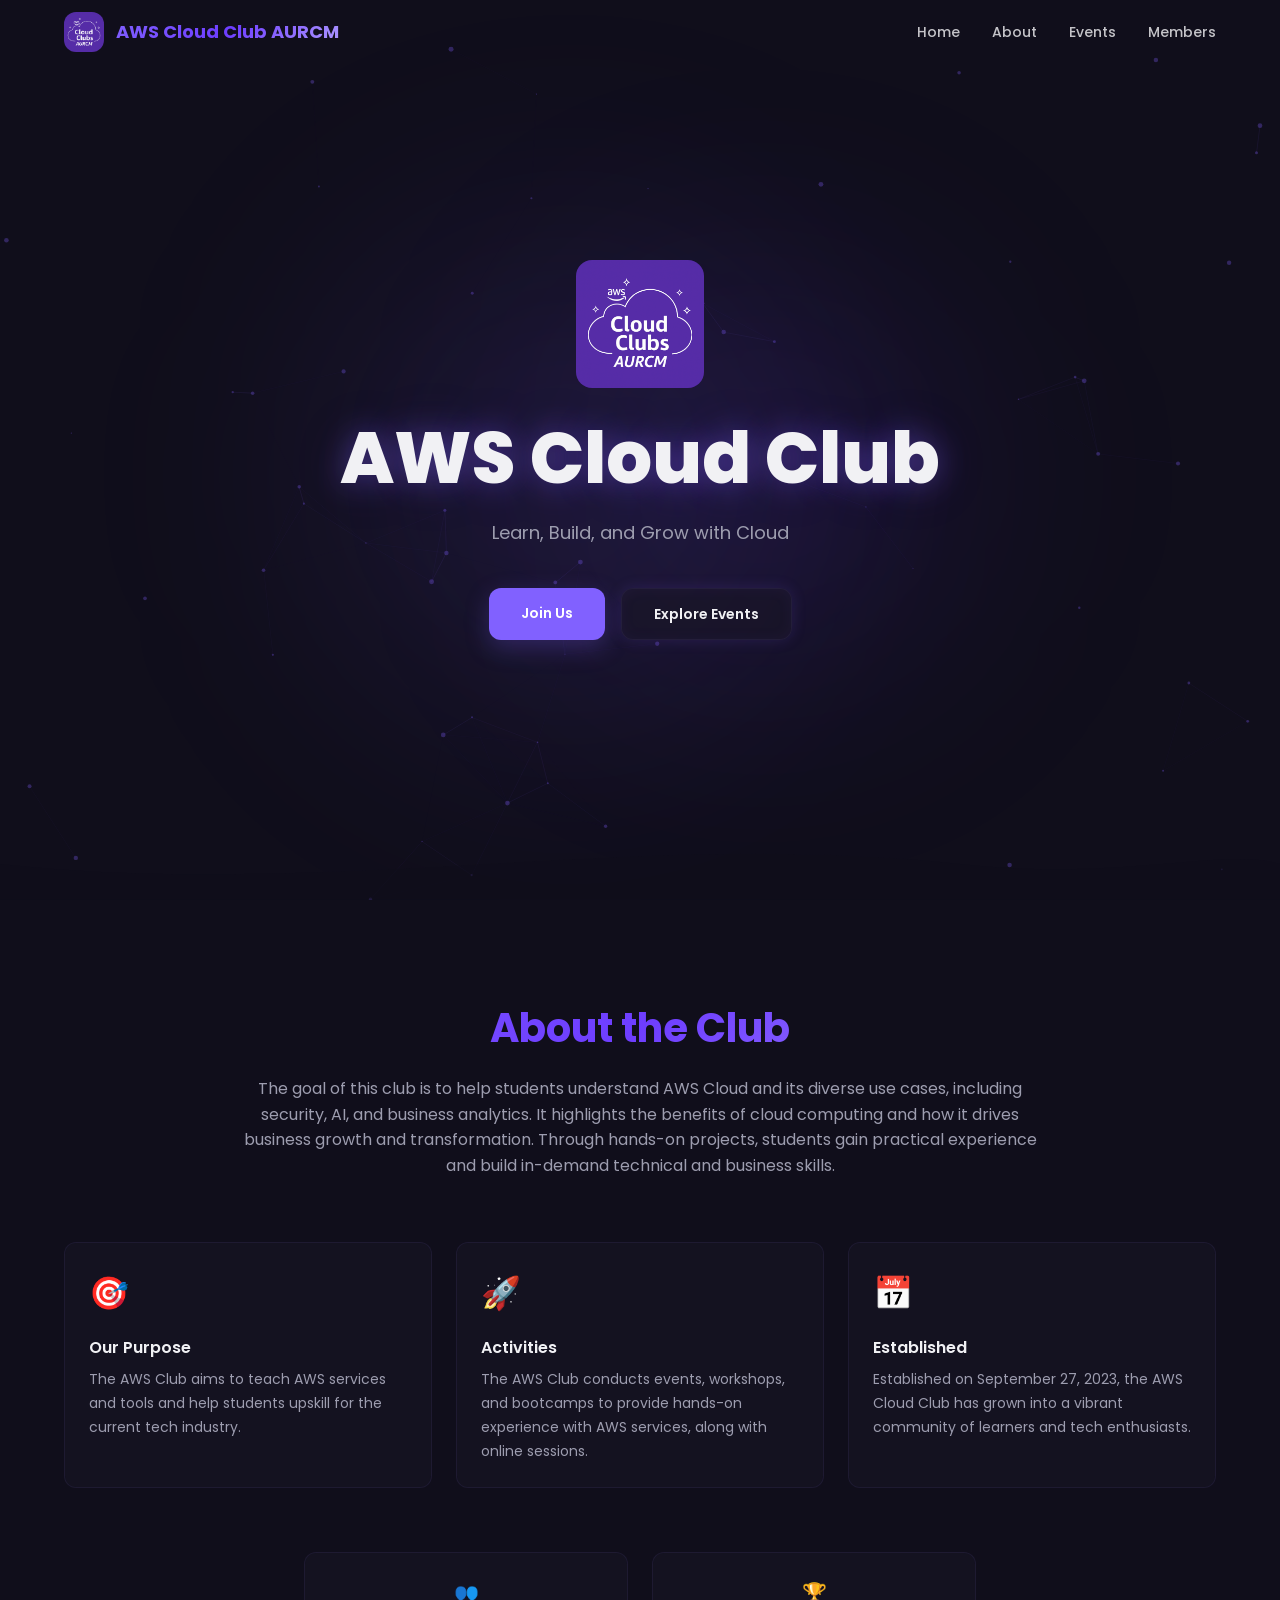
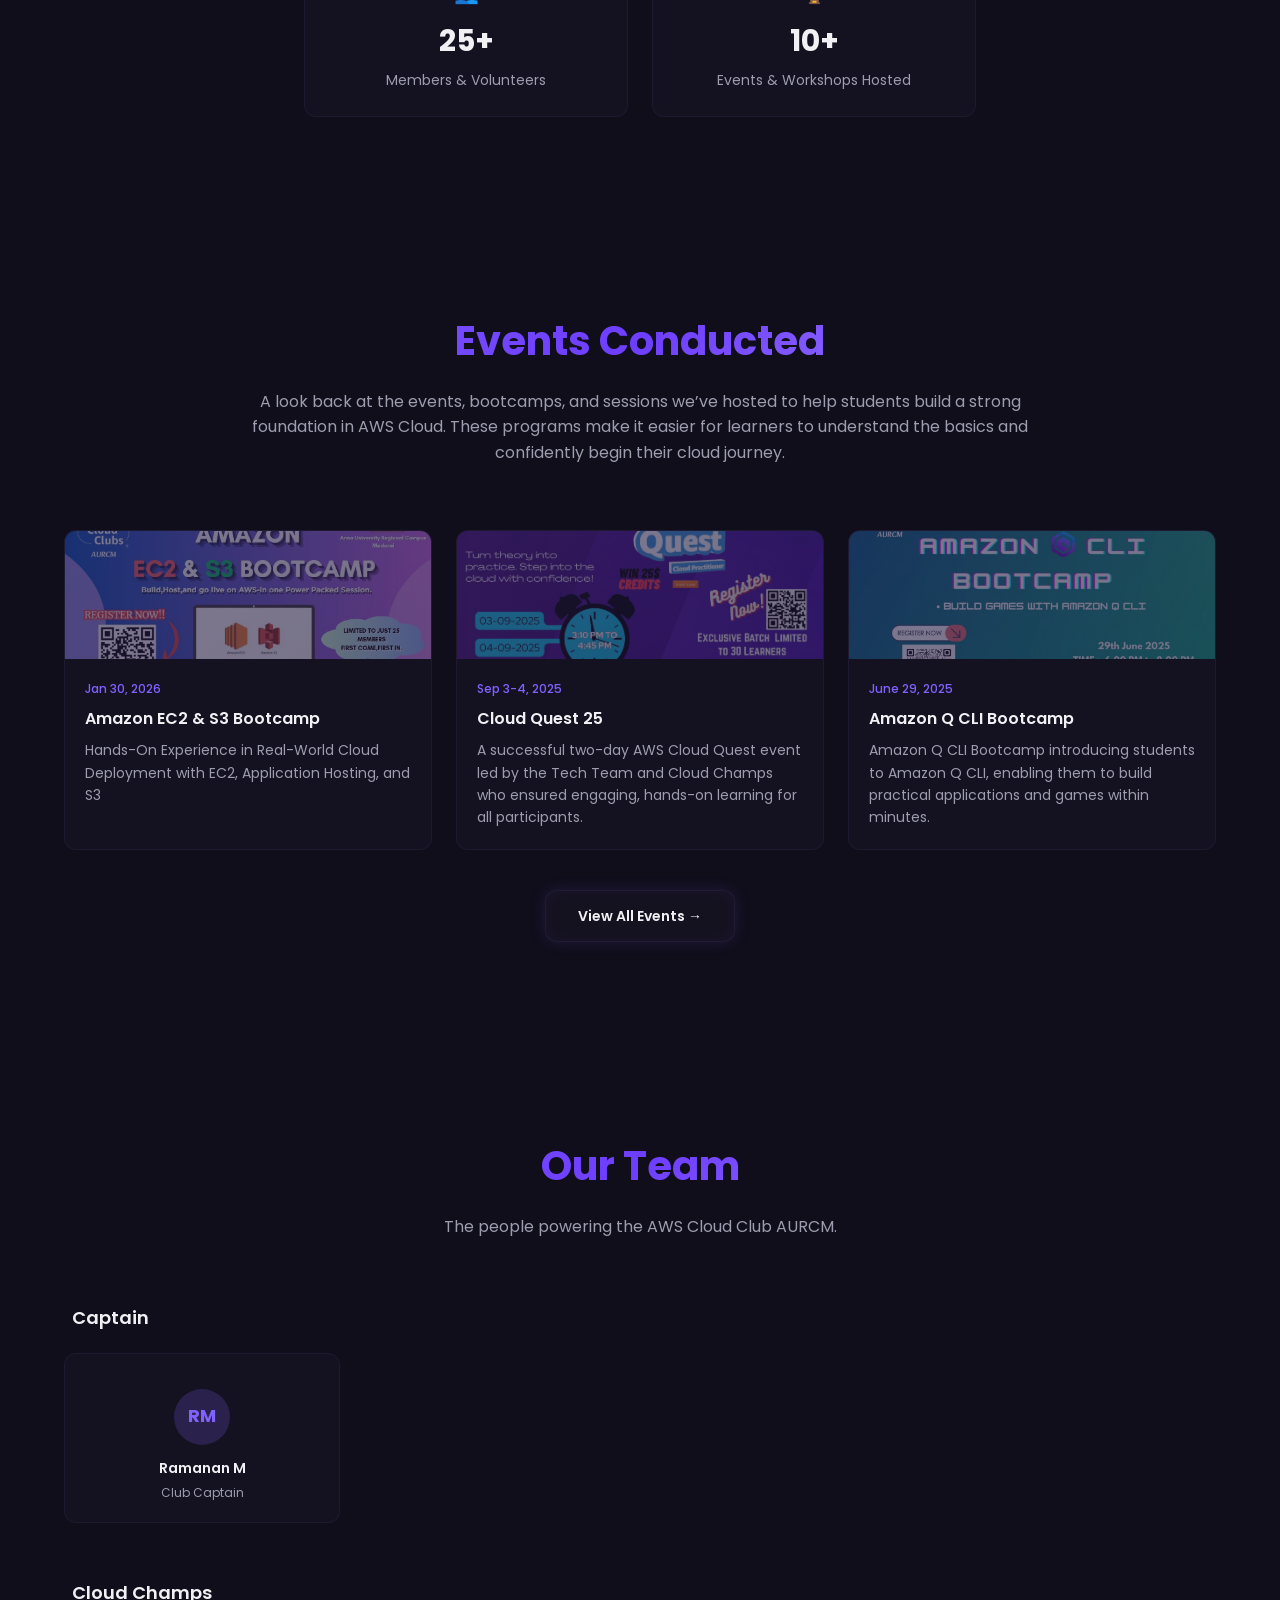
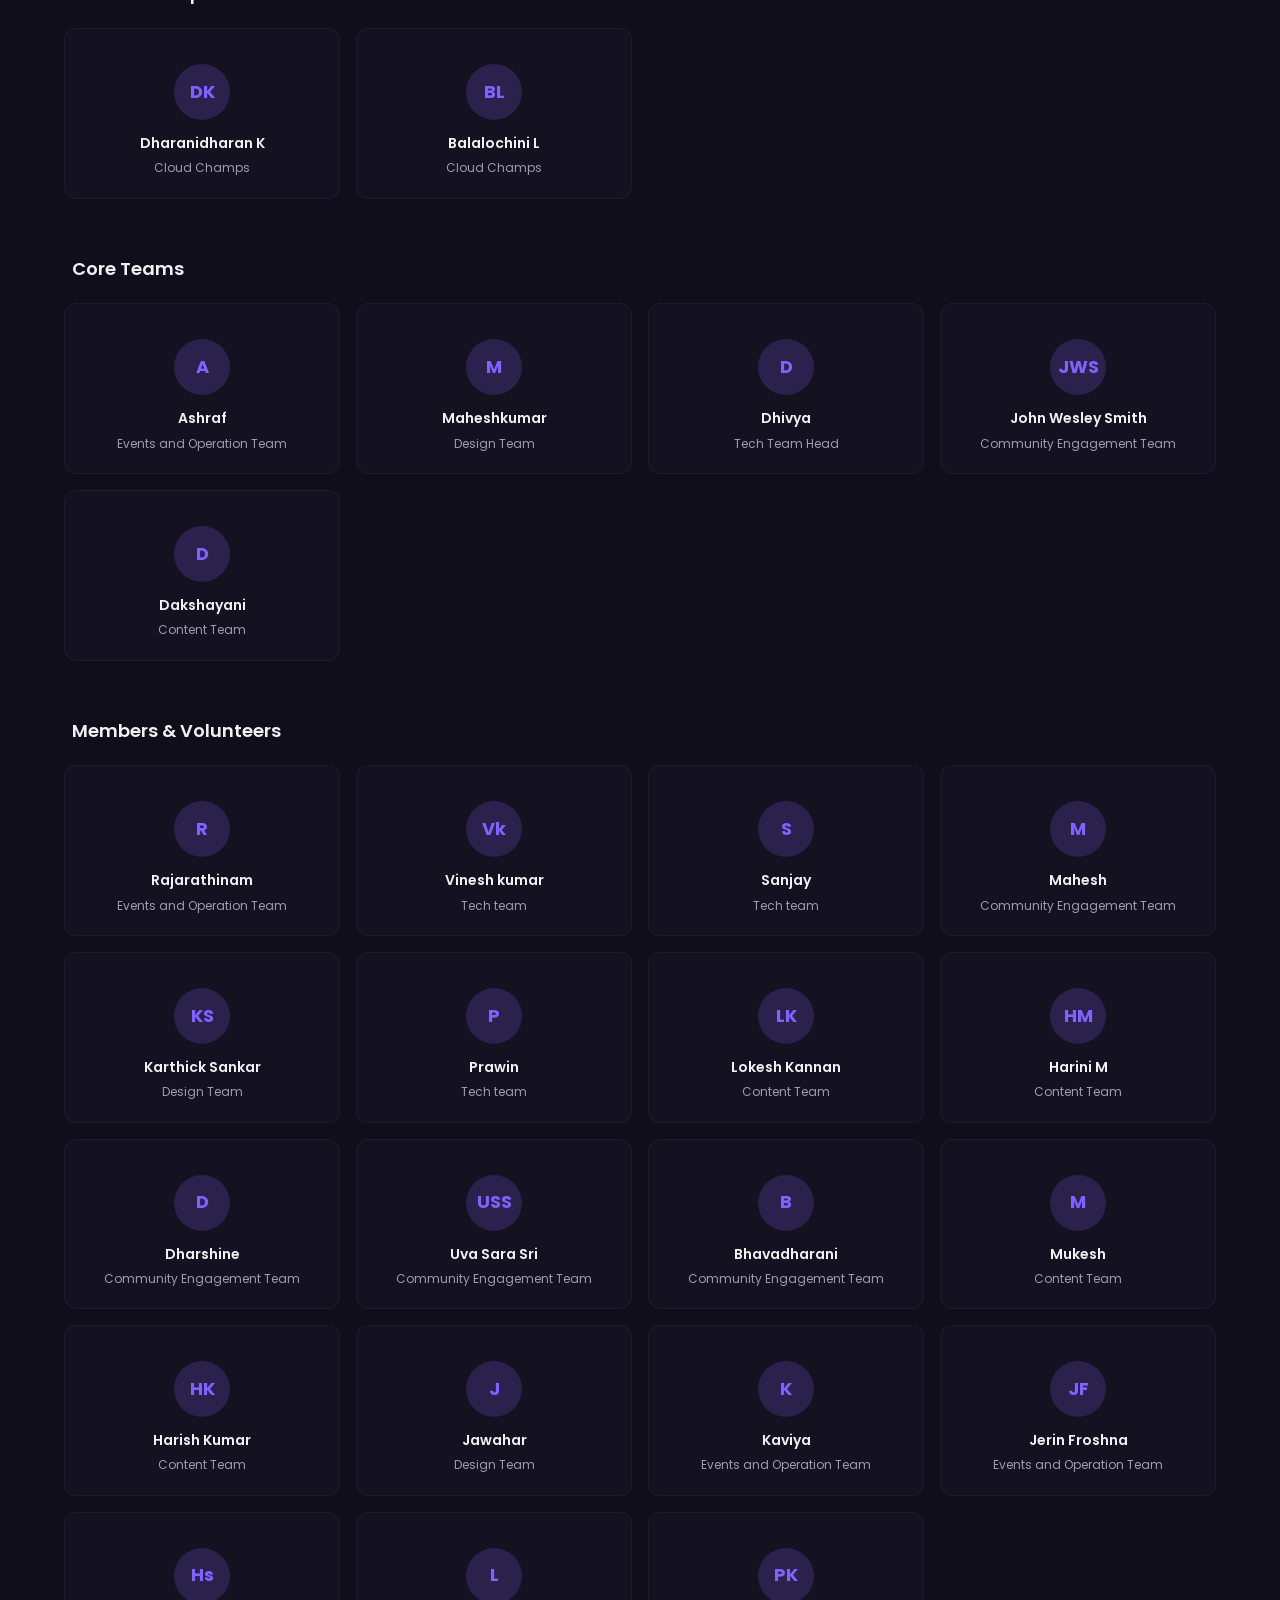
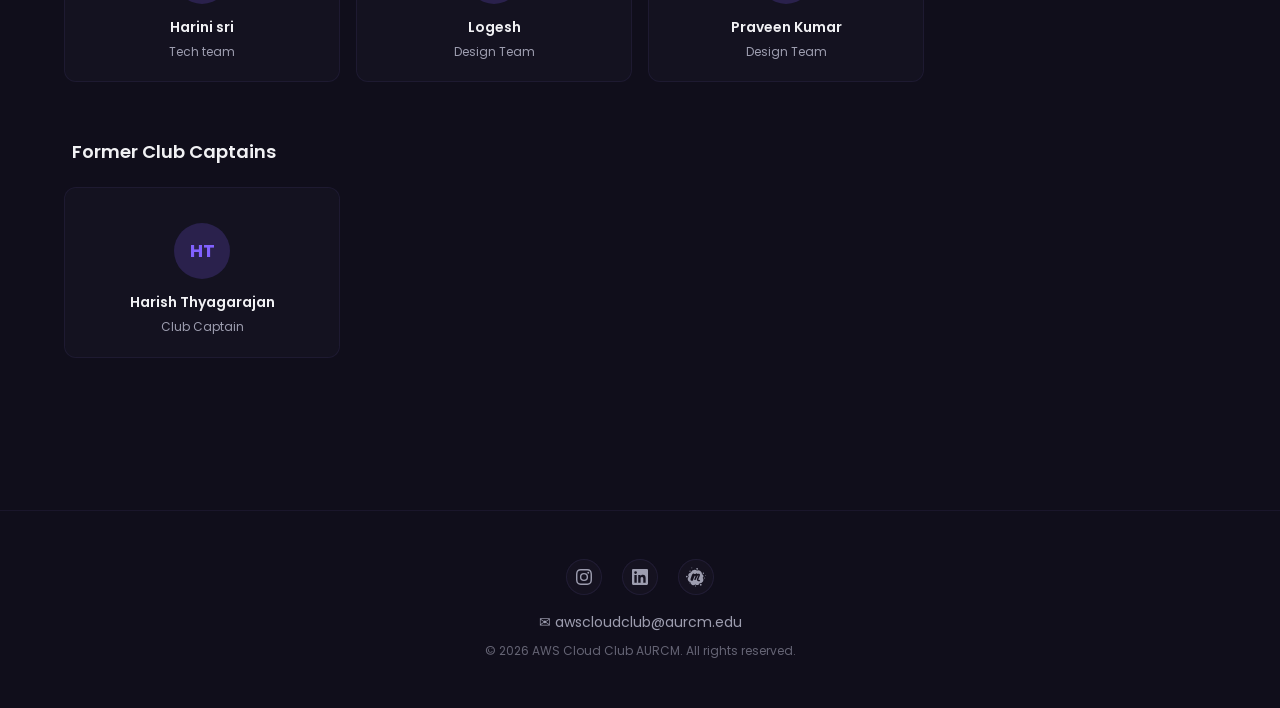
<file: index.html>
<!DOCTYPE html>
<html lang="en">
  <head>
    <meta charset="UTF-8" />
    <meta name="viewport" content="width=device-width, initial-scale=1.0" />
    <title>AWS Cloud Club AURCM</title>
    <link rel="icon" href="images/favicon.png" type="image/png" />

    <meta
      name="description"
      content="AWS Cloud Club AURCM — Learn, Build, and Grow with Cloud"
    />
    <link rel="stylesheet" href="styles.css" />
  </head>
  <body>
    <!-- Particles Canvas -->
    <canvas id="particles"></canvas>

    <!-- Navbar -->
    <nav id="navbar">
      <div class="container nav-inner">
        <a href="#home" class="nav-brand">
          <img
            src="images/aws-club-logo.png"
            alt="AWS Cloud Club AURCM"
            class="nav-logo"
          />
          <span class="gradient-text nav-brand-text">AWS Cloud Club AURCM</span>
        </a>
        <ul class="nav-links" id="navLinks">
          <li><a href="#home" class="nav-link-underline">Home</a></li>
          <li><a href="#about" class="nav-link-underline">About</a></li>
          <li><a href="#events" class="nav-link-underline">Events</a></li>
          <li><a href="#members" class="nav-link-underline">Members</a></li>
        </ul>
        <button class="nav-toggle" id="navToggle" aria-label="Toggle menu">
          <svg
            width="24"
            height="24"
            viewBox="0 0 24 24"
            fill="none"
            stroke="currentColor"
            stroke-width="2"
          >
            <line x1="3" y1="6" x2="21" y2="6" />
            <line x1="3" y1="12" x2="21" y2="12" />
            <line x1="3" y1="18" x2="21" y2="18" />
          </svg>
        </button>
      </div>
    </nav>

    <!-- Hero -->
    <section id="home" class="hero">
      <div class="hero-orb hero-orb-1"></div>
      <div class="hero-orb hero-orb-2"></div>
      <div class="hero-content" id="heroContent">
        <img
          src="images/aws-club-logo.png"
          alt="AWS Cloud Club AURCM"
          class="hero-logo animate-pulse-glow"
        />
        <h1 class="glow-text hero-title">AWS Cloud Club</h1>
        <p class="hero-sub">Learn, Build, and Grow with Cloud</p>
        <div class="hero-actions">
          <a
            href="https://www.meetup.com/aws-cloud-club-aurcm"
            target="_blank"
            class="btn btn-primary"
            >Join Us</a
          >
          <a href="#events" class="btn btn-glass">Explore Events</a>
        </div>
      </div>
      <svg
        class="hero-wave"
        viewBox="0 0 1440 120"
        preserveAspectRatio="none"
        aria-hidden="true"
      >
        <path
          d="M0,80 C360,120 720,40 1080,80 C1260,100 1380,60 1440,80 L1440,120 L0,120 Z"
          fill="hsl(250,30%,8%)"
          fill-opacity="0.6"
        />
      </svg>
    </section>

    <!-- About -->
    <section id="about" class="section section-reveal">
      <div class="container">
        <h2 class="section-title gradient-text">About the Club</h2>
        <p class="section-sub">
          The goal of this club is to help students understand AWS Cloud and its
          diverse use cases, including security, AI, and business analytics. It
          highlights the benefits of cloud computing and how it drives business
          growth and transformation. Through hands-on projects, students gain
          practical experience and build in-demand technical and business
          skills.
        </p>
        <div class="grid grid-3 mb-16">
          <div class="glass-card card-pad">
            <div class="card-icon">🎯</div>
            <h3 class="card-title">Our Purpose</h3>
            <p class="card-text">
              The AWS Club aims to teach AWS services and tools and help
              students upskill for the current tech industry.
            </p>
          </div>
          <div class="glass-card card-pad">
            <div class="card-icon">🚀</div>
            <h3 class="card-title">Activities</h3>
            <p class="card-text">
              The AWS Club conducts events, workshops, and bootcamps to provide
              hands-on experience with AWS services, along with online sessions.
            </p>
          </div>
          <div class="glass-card card-pad">
            <div class="card-icon">📅</div>
            <h3 class="card-title">Established</h3>
            <p class="card-text">
              Established on September 27, 2023, the AWS Cloud Club has grown
              into a vibrant community of learners and tech enthusiasts.
            </p>
          </div>
        </div>
        <div class="grid grid-2 max-w-2xl mx-auto" id="statsGrid"></div>
      </div>
    </section>

    <!-- Events -->
    <section id="events" class="section section-reveal">
      <div class="container">
        <h2 class="section-title gradient-text">Events Conducted</h2>
        <p class="section-sub">
          A look back at the events, bootcamps, and sessions we’ve hosted to
          help students build a strong foundation in AWS Cloud. These programs
          make it easier for learners to understand the basics and confidently
          begin their cloud journey.
        </p>
        <div class="grid grid-3" id="eventsGrid"></div>
        <div class="text-center mt-10">
          <a href="events.html" class="btn btn-glass">View All Events →</a>
        </div>
      </div>
    </section>

    <!-- Members -->
    <section id="members" class="section section-reveal">
      <div class="container">
        <h2 class="section-title gradient-text">Our Team</h2>
        <p class="section-sub">The people powering the AWS Cloud Club AURCM.</p>
        <div id="membersContainer"></div>
      </div>
    </section>

    <!-- Footer -->
    <footer class="footer">
      <div class="container text-center">
        <div class="social-links">
          <a
            href="https://www.instagram.com/aws_studentbuildergroup_aurcm/#"
            target="_blank"
            aria-label="Instagram"
            class="social-icon"
          >
            <svg width="16" height="16" fill="currentColor" viewBox="0 0 24 24">
              <path
                d="M12 2.163c3.204 0 3.584.012 4.85.07 3.252.148 4.771 1.691 4.919 4.919.058 1.265.069 1.645.069 4.849 0 3.205-.012 3.584-.069 4.849-.149 3.225-1.664 4.771-4.919 4.919-1.266.058-1.644.07-4.85.07-3.204 0-3.584-.012-4.849-.07-3.26-.149-4.771-1.699-4.919-4.92-.058-1.265-.07-1.644-.07-4.849 0-3.204.013-3.583.07-4.849.149-3.227 1.664-4.771 4.919-4.919 1.266-.057 1.645-.069 4.849-.069zM12 0C8.741 0 8.333.014 7.053.072 2.695.272.273 2.69.073 7.052.014 8.333 0 8.741 0 12c0 3.259.014 3.668.072 4.948.2 4.358 2.618 6.78 6.98 6.98C8.333 23.986 8.741 24 12 24c3.259 0 3.668-.014 4.948-.072 4.354-.2 6.782-2.618 6.979-6.98.059-1.28.073-1.689.073-4.948 0-3.259-.014-3.667-.072-4.947-.196-4.354-2.617-6.78-6.979-6.98C15.668.014 15.259 0 12 0zm0 5.838a6.162 6.162 0 100 12.324 6.162 6.162 0 000-12.324zM12 16a4 4 0 110-8 4 4 0 010 8zm6.406-11.845a1.44 1.44 0 100 2.881 1.44 1.44 0 000-2.881z"
              />
            </svg>
          </a>
          <a
            href="https://www.linkedin.com/in/awscloudclubaurcm"
            target="_blank"
            aria-label="LinkedIn"
            class="social-icon"
          >
            <svg width="16" height="16" fill="currentColor" viewBox="0 0 24 24">
              <path
                d="M20.447 20.452h-3.554v-5.569c0-1.328-.027-3.037-1.852-3.037-1.853 0-2.136 1.445-2.136 2.939v5.667H9.351V9h3.414v1.561h.046c.477-.9 1.637-1.85 3.37-1.85 3.601 0 4.267 2.37 4.267 5.455v6.286zM5.337 7.433a2.062 2.062 0 01-2.063-2.065 2.064 2.064 0 112.063 2.065zm1.782 13.019H3.555V9h3.564v11.452zM22.225 0H1.771C.792 0 0 .774 0 1.729v20.542C0 23.227.792 24 1.771 24h20.451C23.2 24 24 23.227 24 22.271V1.729C24 .774 23.2 0 22.222 0h.003z"
              />
            </svg>
          </a>
          <a
            href="https://www.meetup.com/aws-cloud-club-aurcm"
            target="_blank"
            aria-label="Meetup"
            class="social-icon"
          >
            <svg width="20" height="20" viewBox="0 0 24 24" fill="currentColor">
              <path
                d="M6.98.555a.518.518 0 0 0-.105.011.53.53 0 1 0 .222 1.04.533.533 0 0 0 .409-.633.531.531 0 0 0-.526-.418zm6.455.638a.984.984 0 0 0-.514.143.99.99 0 1 0 1.02 1.699.99.99 0 0 0 .34-1.36.992.992 0 0 0-.846-.482zm-3.03 2.236a5.029 5.029 0 0 0-4.668 3.248 3.33 3.33 0 0 0-1.46.551 3.374 3.374 0 0 0-.94 4.562 3.634 3.634 0 0 0-.605 4.649 3.603 3.603 0 0 0 2.465 1.597c.018.732.238 1.466.686 2.114a3.9 3.9 0 0 0 5.423.992c.068-.047.12-.106.184-.157.987.881 2.47 1.026 3.607.24a2.91 2.91 0 0 0 1.162-1.69 4.238 4.238 0 0 0 2.584-.739 4.274 4.274 0 0 0 1.19-5.789 2.466 2.466 0 0 0 .433-3.308 2.448 2.448 0 0 0-1.316-.934 4.436 4.436 0 0 0-.776-2.873 4.467 4.467 0 0 0-5.195-1.656 5.106 5.106 0 0 0-2.773-.807zm-5.603.817a.759.759 0 0 0-.423.135.758.758 0 1 0 .863 1.248.757.757 0 0 0 .193-1.055.758.758 0 0 0-.633-.328zm15.994 2.37a.842.842 0 0 0-.47.151.845.845 0 1 0 1.175.215.845.845 0 0 0-.705-.365zm-8.15 1.028c.063 0 .124.005.182.014a.901.901 0 0 1 .45.187c.169.134.273.241.432.393.24.227.414.089.534.02.208-.122.369-.219.984-.208.633.011 1.363.237 1.514 1.317.168 1.199-1.966 4.289-1.817 5.722.106 1.01 1.815.299 1.96 1.22.186 1.198-2.136.753-2.667.493-.832-.408-1.337-1.34-1.12-2.26.16-.688 1.7-3.498 1.757-3.93.059-.44-.177-.476-.324-.484-.19-.01-.34.081-.526.362-.169.255-2.082 4.085-2.248 4.398-.296.56-.67.694-1.044.674-.548-.029-.798-.32-.72-.848.047-.31 1.26-3.049 1.323-3.476.039-.265-.013-.546-.275-.68-.263-.135-.572.07-.664.227-.128.215-1.848 4.706-2.032 5.038-.316.576-.65.76-1.152.784-1.186.056-2.065-.92-1.678-2.116.173-.532 1.316-4.571 1.895-5.599.389-.69 1.468-1.216 2.217-.892.387.167.925.437 1.084.507.366.163.759-.277.913-.412.155-.134.302-.276.49-.357.142-.06.343-.095.532-.094zm10.88 2.057a.468.468 0 0 0-.093.011.467.467 0 0 0-.36.555.47.47 0 0 0 .557.36.47.47 0 0 0 .36-.557.47.47 0 0 0-.464-.37zm-22.518.81a.997.997 0 0 0-.832.434 1 1 0 1 0 1.39-.258 1 1 0 0 0-.558-.176zm21.294 2.094a.635.635 0 0 0-.127.013.627.627 0 0 0-.48.746.628.628 0 0 0 .746.483.628.628 0 0 0 .482-.746.63.63 0 0 0-.621-.496zm-18.24 6.097a.453.453 0 0 0-.092.012.464.464 0 1 0 .195.908.464.464 0 0 0 .356-.553.465.465 0 0 0-.459-.367zm13.675 1.55a1.044 1.044 0 0 0-.583.187 1.047 1.047 0 1 0 1.456.265 1.044 1.044 0 0 0-.873-.451zM11.4 22.154a.643.643 0 0 0-.36.115.646.646 0 0 0-.164.899.646.646 0 0 0 .899.164.646.646 0 0 0 .164-.898.646.646 0 0 0-.54-.28z"
              />
            </svg>
          </a>
        </div>
        <p class="footer-email">✉ awscloudclub@aurcm.edu</p>
        <p class="footer-copy">
          © <span id="year"></span> AWS Cloud Club AURCM. All rights reserved.
        </p>
      </div>
    </footer>

    <script src="script.js"></script>
  </body>
</html>
</file>
<file: styles.css>
@import url("https://fonts.googleapis.com/css2?family=Poppins:wght@300;400;500;600;700;800;900&display=swap");

/* ───── Variables ───── */
:root {
  --bg: hsl(250, 30%, 8%);
  --fg: hsl(240, 10%, 95%);
  --primary: hsl(252, 100%, 69%);
  --primary-fg: hsl(0, 0%, 100%);
  --secondary: hsl(255, 100%, 62%);
  --muted: hsl(250, 20%, 18%);
  --muted-fg: hsl(240, 10%, 65%);
  --glass-bg: hsla(250, 25%, 12%, 0.6);
  --glass-border: hsla(252, 30%, 30%, 0.3);
  --glow: hsla(252, 100%, 69%, 0.2);
  --border: hsl(252, 30%, 25%);
  --radius: 0.75rem;
}

/* ───── Reset ───── */
*,
*::before,
*::after {
  box-sizing: border-box;
  margin: 0;
  padding: 0;
}
html {
  scroll-behavior: smooth;
}
body {
  font-family: "Poppins", sans-serif;
  background: var(--bg);
  color: var(--fg);
  overflow-x: hidden;
  line-height: 1.6;
}
a {
  color: inherit;
  text-decoration: none;
}
ul {
  list-style: none;
}
img {
  max-width: 100%;
  display: block;
}

/* ───── Utility ───── */
.container {
  max-width: 1200px;
  margin: 0 auto;
  padding: 0 1.5rem;
}
.text-center {
  text-align: center;
}
.mx-auto {
  margin-left: auto;
  margin-right: auto;
}
.mt-10 {
  margin-top: 2.5rem;
}
.mb-16 {
  margin-bottom: 4rem;
}
.max-w-2xl {
  max-width: 42rem;
}

.grid {
  display: grid;
  gap: 1.5rem;
}
.grid-3 {
  grid-template-columns: 1fr;
}
@media (min-width: 640px) {
  .grid-3 {
    grid-template-columns: repeat(2, 1fr);
  }
  .grid-2 {
    grid-template-columns: repeat(2, 1fr);
  }
}
@media (min-width: 1024px) {
  .grid-3 {
    grid-template-columns: repeat(3, 1fr);
  }
  .grid-2 {
    grid-template-columns: repeat(2, 1fr);
  }
}

/* ───── Gradient text ───── */
.gradient-text {
  background: linear-gradient(
    135deg,
    hsl(252, 100%, 69%),
    hsl(255, 100%, 62%),
    hsl(252, 100%, 80%)
  );
  -webkit-background-clip: text;
  -webkit-text-fill-color: transparent;
  background-clip: text;
}
.glow-text {
  text-shadow: 0 0 30px hsla(252, 100%, 69%, 0.4),
    0 0 60px hsla(252, 100%, 69%, 0.15);
}

/* ───── Glass ───── */
.glass {
  background: var(--glass-bg);
  backdrop-filter: blur(16px);
  -webkit-backdrop-filter: blur(16px);
  border: 1px solid var(--glass-border);
}
.glass-card {
  background: hsla(250, 25%, 12%, 0.5);
  backdrop-filter: blur(12px);
  -webkit-backdrop-filter: blur(12px);
  border: 1px solid hsla(252, 30%, 30%, 0.25);
  border-radius: var(--radius);
  transition: transform 0.4s cubic-bezier(0.16, 1, 0.3, 1),
    box-shadow 0.4s cubic-bezier(0.16, 1, 0.3, 1);
}
.glass-card:hover {
  transform: translateY(-6px);
  box-shadow: 0 12px 40px var(--glow);
}

/* ───── Buttons ───── */
.btn {
  display: inline-block;
  padding: 0.875rem 2rem;
  border-radius: var(--radius);
  font-weight: 600;
  font-size: 0.875rem;
  cursor: pointer;
  border: none;
  transition: all 0.2s;
}
.btn:active {
  transform: scale(0.97);
}
.btn-primary {
  background: var(--primary);
  color: var(--primary-fg);
  box-shadow: 0 8px 24px hsla(252, 100%, 69%, 0.25);
}
.btn-primary:hover {
  box-shadow: 0 8px 32px hsla(252, 100%, 69%, 0.4);
}
.btn-glass {
  background: var(--glass-bg);
  backdrop-filter: blur(16px);
  border: 1px solid var(--glass-border);
  color: var(--fg);
  box-shadow: 0 0 15px hsla(252, 100%, 69%, 0.15),
    inset 0 0 15px hsla(252, 100%, 69%, 0.05);
}
.btn-glass:hover {
  background: hsla(250, 20%, 18%, 0.4);
}

/* ───── Particles ───── */
#particles {
  position: fixed;
  top: 0;
  left: 0;
  width: 100%;
  height: 100%;
  z-index: 0;
  pointer-events: none;
}

/* ───── Navbar ───── */
#navbar {
  position: fixed;
  top: 0;
  left: 0;
  right: 0;
  z-index: 100;
  transition: all 0.3s;
}
#navbar.scrolled {
  background: var(--glass-bg);
  backdrop-filter: blur(16px);
  -webkit-backdrop-filter: blur(16px);
  border-bottom: 1px solid var(--glass-border);
  box-shadow: 0 4px 24px hsla(252, 100%, 69%, 0.05);
}
.nav-inner {
  display: flex;
  align-items: center;
  justify-content: space-between;
  padding-top: 0.75rem;
  padding-bottom: 0.75rem;
}
.nav-brand {
  display: flex;
  align-items: center;
  gap: 0.75rem;
}
.nav-logo {
  height: 2.5rem;
  width: 2.5rem;
  border-radius: var(--radius);
}
.nav-brand-text {
  font-size: 1.125rem;
  font-weight: 700;
}
.nav-links {
  display: flex;
  align-items: center;
  gap: 2rem;
}
.nav-links a {
  font-size: 0.875rem;
  font-weight: 500;
  color: hsla(240, 10%, 95%, 0.8);
  transition: color 0.2s;
}
.nav-links a:hover {
  color: var(--fg);
}
.nav-toggle {
  display: none;
  background: none;
  border: none;
  color: var(--fg);
  cursor: pointer;
  padding: 0.5rem;
}

/* Nav link underline */
.nav-link-underline {
  position: relative;
}
.nav-link-underline::after {
  content: "";
  position: absolute;
  bottom: -2px;
  left: 0;
  width: 100%;
  height: 2px;
  background: var(--primary);
  transform: scaleX(0);
  transform-origin: right;
  transition: transform 0.3s cubic-bezier(0.16, 1, 0.3, 1);
}
.nav-link-underline:hover::after {
  transform: scaleX(1);
  transform-origin: left;
}

@media (max-width: 768px) {
  .nav-links {
    display: none;
    flex-direction: column;
    position: absolute;
    top: 100%;
    left: 0;
    right: 0;
    background: var(--glass-bg);
    backdrop-filter: blur(16px);
    border-top: 1px solid var(--glass-border);
    padding: 1.5rem 0;
    gap: 1rem;
    align-items: center;
  }
  .nav-links.open {
    display: flex;
  }
  .nav-toggle {
    display: block;
  }
  .nav-brand-text {
    display: none;
  }
}

/* ───── Hero ───── */
.hero {
  position: relative;
  min-height: 100vh;
  display: flex;
  align-items: center;
  justify-content: center;
  overflow: hidden;
  z-index: 1;
}
.hero-orb {
  position: absolute;
  border-radius: 50%;
  pointer-events: none;
  filter: blur(120px);
}
.hero-orb-1 {
  top: 25%;
  left: 25%;
  width: 500px;
  height: 500px;
  background: hsla(252, 100%, 69%, 0.1);
}
.hero-orb-2 {
  bottom: 25%;
  right: 25%;
  width: 400px;
  height: 400px;
  background: hsla(255, 100%, 62%, 0.1);
}
.hero-content {
  position: relative;
  z-index: 10;
  text-align: center;
  padding: 0 1.5rem;
  max-width: 48rem;
  opacity: 0;
  transform: translateY(2rem);
  filter: blur(4px);
  transition: opacity 1s, transform 1s, filter 1s;
}
.hero-content.visible {
  opacity: 1;
  transform: translateY(0);
  filter: blur(0);
}
.hero-logo {
  width: 8rem;
  height: 8rem;
  border-radius: 1rem;
  margin: 0 auto 2rem;
}
.hero-title {
  font-size: clamp(2.5rem, 6vw, 4.5rem);
  font-weight: 800;
  line-height: 1.05;
  margin-bottom: 1.5rem;
}
.hero-sub {
  font-size: 1.125rem;
  color: var(--muted-fg);
  margin-bottom: 2.5rem;
}
.hero-actions {
  display: flex;
  flex-wrap: wrap;
  gap: 1rem;
  justify-content: center;
}
.hero-wave {
  position: absolute;
  bottom: 0;
  left: 0;
  width: 100%;
}

@keyframes pulse-glow {
  0%,
  100% {
    box-shadow: 0 0 20px hsla(252, 100%, 69%, 0.2);
  }
  50% {
    box-shadow: 0 0 40px hsla(252, 100%, 69%, 0.4);
  }
}
.animate-pulse-glow {
  animation: pulse-glow 3s ease-in-out infinite;
}

/* ───── Sections ───── */
.section {
  position: relative;
  z-index: 1;
  padding: 6rem 0;
}
.section-title {
  font-size: clamp(1.75rem, 4vw, 2.5rem);
  font-weight: 700;
  text-align: center;
  margin-bottom: 1rem;
}
.section-sub {
  text-align: center;
  color: var(--muted-fg);
  margin-bottom: 4rem;
  max-width: 50rem;
  margin-left: auto;
  margin-right: auto;
}

.section-reveal {
  opacity: 0;
  transform: translateY(20px);
  filter: blur(4px);
  transition: opacity 0.7s cubic-bezier(0.16, 1, 0.3, 1),
    transform 0.7s cubic-bezier(0.16, 1, 0.3, 1),
    filter 0.7s cubic-bezier(0.16, 1, 0.3, 1);
}
.section-reveal.visible {
  opacity: 1;
  transform: translateY(0);
  filter: blur(0);
}

/* ───── Cards ───── */
.card-pad {
  padding: 1.5rem;
}
.card-icon {
  font-size: 2rem;
  margin-bottom: 1rem;
}
.card-title {
  font-size: 1rem;
  font-weight: 600;
  margin-bottom: 0.5rem;
}
.card-text {
  font-size: 0.875rem;
  color: var(--muted-fg);
  line-height: 1.7;
}

/* Event card */
.event-card {
  overflow: hidden;
  border-radius: var(--radius);
  cursor: pointer;
}
.event-card-img {
  height: 8rem;
  background: linear-gradient(
    135deg,
    hsla(252, 100%, 69%, 0.2),
    hsla(255, 100%, 62%, 0.1)
  );
  display: flex;
  align-items: center;
  justify-content: center;
  position: relative;
  overflow: hidden;
}
.event-card-img img {
  position: absolute;
  inset: 0;
  width: 100%;
  height: 100%;
  object-fit: cover;
  opacity: 0.4;
  transition: opacity 0.5s, transform 0.5s;
}
.event-card:hover .event-card-img img {
  opacity: 0.6;
  transform: scale(1.05);
}
.event-card-icon {
  position: relative;
  z-index: 1;
  font-size: 2.5rem;
}
.event-card-body {
  padding: 1.25rem;
}
.event-card-date {
  font-size: 0.75rem;
  font-weight: 500;
  color: var(--primary);
  margin-bottom: 0.5rem;
}
.event-card-title {
  font-size: 1rem;
  font-weight: 600;
  margin-bottom: 0.5rem;
}
.event-card-summary {
  font-size: 0.875rem;
  color: var(--muted-fg);
  line-height: 1.6;
}
.event-card-photos {
  font-size: 0.75rem;
  color: hsla(252, 100%, 69%, 0.7);
  margin-top: 0.75rem;
  font-weight: 500;
}

/* ───── Members ───── */
.member-category {
  margin-bottom: 3.5rem;
}
.member-category-header {
  display: flex;
  align-items: center;
  gap: 0.5rem;
  margin-bottom: 1.25rem;
}
.member-category-header span {
  color: var(--primary);
}
.member-category-header h3 {
  font-size: 1.125rem;
  font-weight: 600;
}
.members-grid {
  display: grid;
  grid-template-columns: repeat(2, 1fr);
  gap: 1rem;
}
@media (min-width: 640px) {
  .members-grid {
    grid-template-columns: repeat(3, 1fr);
  }
}
@media (min-width: 1024px) {
  .members-grid {
    grid-template-columns: repeat(4, 1fr);
  }
}
.member-card {
  text-align: center;
  padding: 1.25rem;
  border-radius: var(--radius);
}
.member-card.highlight {
  /*box-shadow: 0 0 0 1px hsla(252, 100%, 69%, 0.4);*/
  animation: pulse-glow 3s;
}
.member-avatar {
  width: 3.5rem;
  height: 3.5rem;
  border-radius: 50%;
  display: flex;
  align-items: center;
  justify-content: center;
  font-weight: 700;
  font-size: 1.125rem;
  margin: 0 auto 0.75rem;
}
.member-avatar.primary {
  background: hsla(252, 100%, 69%, 0.2);
  margin-top: 15px;
  color: var(--primary);
}
.member-avatar.muted {
  background: var(--muted);
  color: var(--muted-fg);
}
.member-name {
  font-size: 0.875rem;
  font-weight: 600;
}
.member-role {
  font-size: 0.75rem;
  color: var(--muted-fg);
  margin-top: 0.25rem;
}

/* ───── Stats ───── */
.stat-card {
  text-align: center;
  padding: 1.5rem;
  border-radius: var(--radius);
}
.stat-icon {
  color: var(--primary);
  margin-bottom: 0.5rem;
  font-size: 1.25rem;
}
.stat-value {
  font-size: 1.875rem;
  font-weight: 700;
}
.stat-label {
  font-size: 0.875rem;
  color: var(--muted-fg);
  margin-top: 0.25rem;
}

/* ───── Footer ───── */
.footer {
  position: relative;
  z-index: 1;
  border-top: 1px solid hsla(252, 30%, 25%, 0.3);
  padding: 3rem 0;
}
.social-links {
  display: flex;
  justify-content: center;
  gap: 1.25rem;
  margin-bottom: 1rem;
}
.social-icon {
  width: 2.25rem;
  height: 2.25rem;
  border-radius: 50%;
  background: var(--glass-bg);
  backdrop-filter: blur(16px);
  border: 1px solid var(--glass-border);
  display: flex;
  align-items: center;
  justify-content: center;
  color: var(--muted-fg);
  transition: color 0.2s;
}
.social-icon:hover {
  color: var(--primary);
}
.footer-email {
  font-size: 0.875rem;
  color: var(--muted-fg);
  margin-bottom: 0.5rem;
}
.footer-copy {
  font-size: 0.75rem;
  color: hsla(240, 10%, 65%, 0.6);
}

/* ───── Events Page ───── */
.events-page {
  position: relative;
  z-index: 1;
  padding: 7rem 0 6rem;
}
.back-link {
  display: inline-flex;
  align-items: center;
  gap: 0.5rem;
  font-size: 0.875rem;
  color: var(--muted-fg);
  margin-bottom: 2rem;
  transition: color 0.2s;
}
.back-link:hover {
  color: var(--fg);
}

/* ───── Gallery Modal ───── */
.gallery-overlay {
  display: none;
  position: fixed;
  inset: 0;
  z-index: 200;
  background: hsla(0, 0%, 0%, 0.85);
  backdrop-filter: blur(4px);
  align-items: center;
  justify-content: center;
  padding: 1rem;
}
.gallery-overlay.open {
  display: flex;
}

.gallery-modal {
  position: relative;
  width: 100%;
  max-width: 56rem;
  animation: fadeUp 0.3s ease;
}

@keyframes fadeUp {
  from {
    opacity: 0;
    transform: translateY(1rem);
  }
  to {
    opacity: 1;
    transform: translateY(0);
  }
}

/* Close button — prominent */
.gallery-close {
  position: absolute;
  top: -3.5rem;
  right: 0;
  display: flex;
  align-items: center;
  gap: 0.5rem;
  background: hsla(0, 0%, 100%, 0.1);
  backdrop-filter: blur(8px);
  border: 1px solid hsla(0, 0%, 100%, 0.2);
  border-radius: 2rem;
  padding: 0.5rem 0.65rem 0.5rem 0.65rem;
  color: hsla(0, 0%, 100%, 0.8);
  cursor: pointer;
  font-size: 0.875rem;
  font-weight: 500;
  font-family: inherit;
  transition: all 0.2s;
  z-index: 10;
  margin-top: 50px;
}
@media screen and (max-width: 380px) {
  .gallery-close {
    margin-top: 10px;
  }
}
.gallery-close:hover {
  background: hsla(0, 84%, 60%, 0.3);
  border-color: hsla(0, 84%, 60%, 0.5);
  color: white;
}
.gallery-close span {
  line-height: 1;
}

.gallery-header {
  margin-bottom: 1rem;
}
.gallery-title {
  font-size: 1.25rem;
  font-weight: 700;
  color: white;
}
.gallery-date {
  font-size: 0.875rem;
  color: hsla(0, 0%, 100%, 0.6);
}

.gallery-main {
  position: relative;
  border-radius: var(--radius);
  overflow: hidden;
  background: black;
  aspect-ratio: 16 / 9;
}
.gallery-img {
  width: 100%;
  height: 100%;
  object-fit: cover;
  transition: opacity 0.3s;
}

.gallery-arrow {
  position: absolute;
  top: 50%;
  transform: translateY(-50%);
  width: 2.5rem;
  height: 2.5rem;
  border-radius: 50%;
  background: hsla(0, 0%, 0%, 0.5);
  border: none;
  color: white;
  cursor: pointer;
  display: flex;
  align-items: center;
  justify-content: center;
  transition: background 0.2s;
}
.gallery-arrow:hover {
  background: hsla(0, 0%, 0%, 0.7);
}
.gallery-prev {
  left: 0.75rem;
}
.gallery-next {
  right: 0.75rem;
}

.gallery-counter {
  position: absolute;
  bottom: 0.75rem;
  right: 0.75rem;
  background: hsla(0, 0%, 0%, 0.6);
  color: white;
  font-size: 0.75rem;
  padding: 0.25rem 0.75rem;
  border-radius: 9999px;
}

.gallery-thumbs {
  display: flex;
  gap: 0.5rem;
  margin-top: 1rem;
  overflow-x: auto;
  padding-bottom: 0.5rem;
}
.gallery-thumb {
  flex-shrink: 0;
  width: 5rem;
  height: 3.5rem;
  border-radius: 0.5rem;
  overflow: hidden;
  border: 2px solid transparent;
  opacity: 0.5;
  cursor: pointer;
  transition: all 0.2s;
  padding: 0;
  background: none;
}
.gallery-thumb:hover {
  opacity: 0.8;
}
.gallery-thumb.active {
  border-color: var(--primary);
  box-shadow: 0 0 0 2px hsla(252, 100%, 69%, 0.4);
  opacity: 1;
}
.gallery-thumb img {
  width: 100%;
  height: 100%;
  object-fit: cover;
}
</file>
